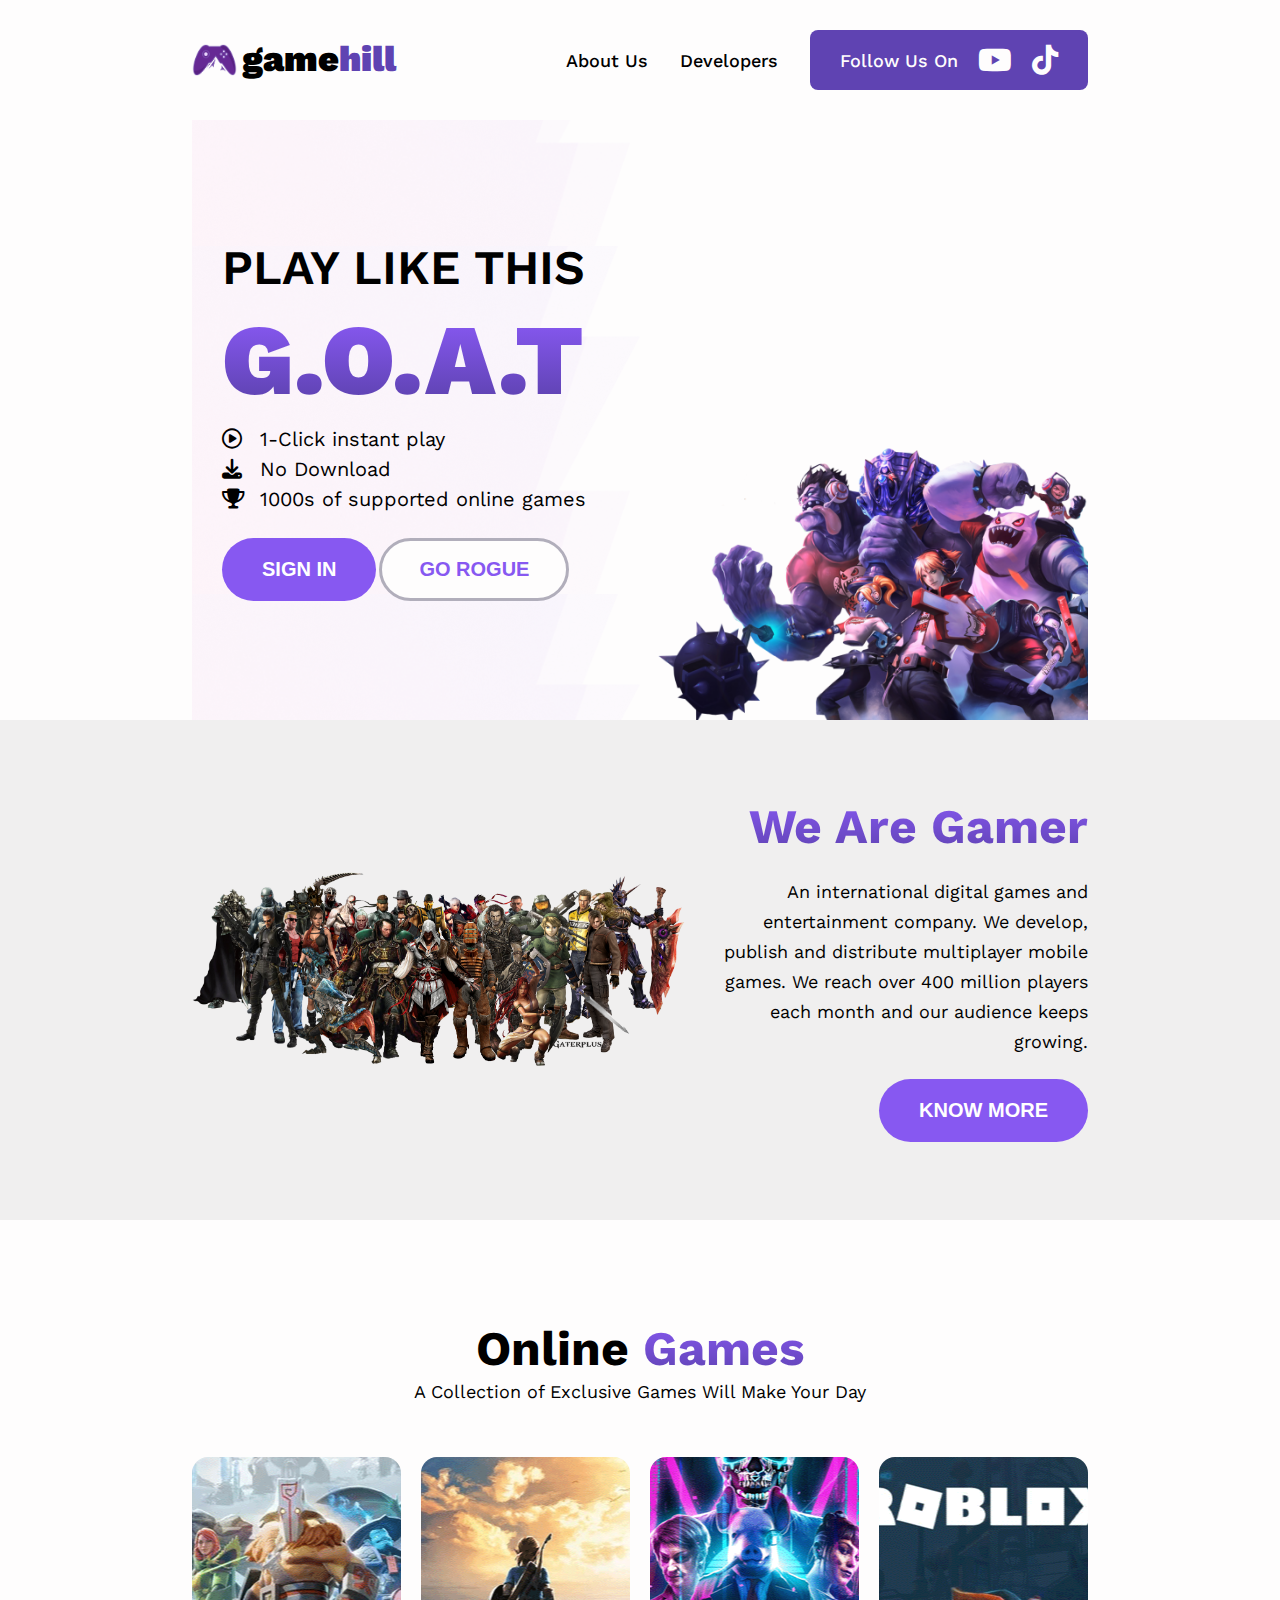
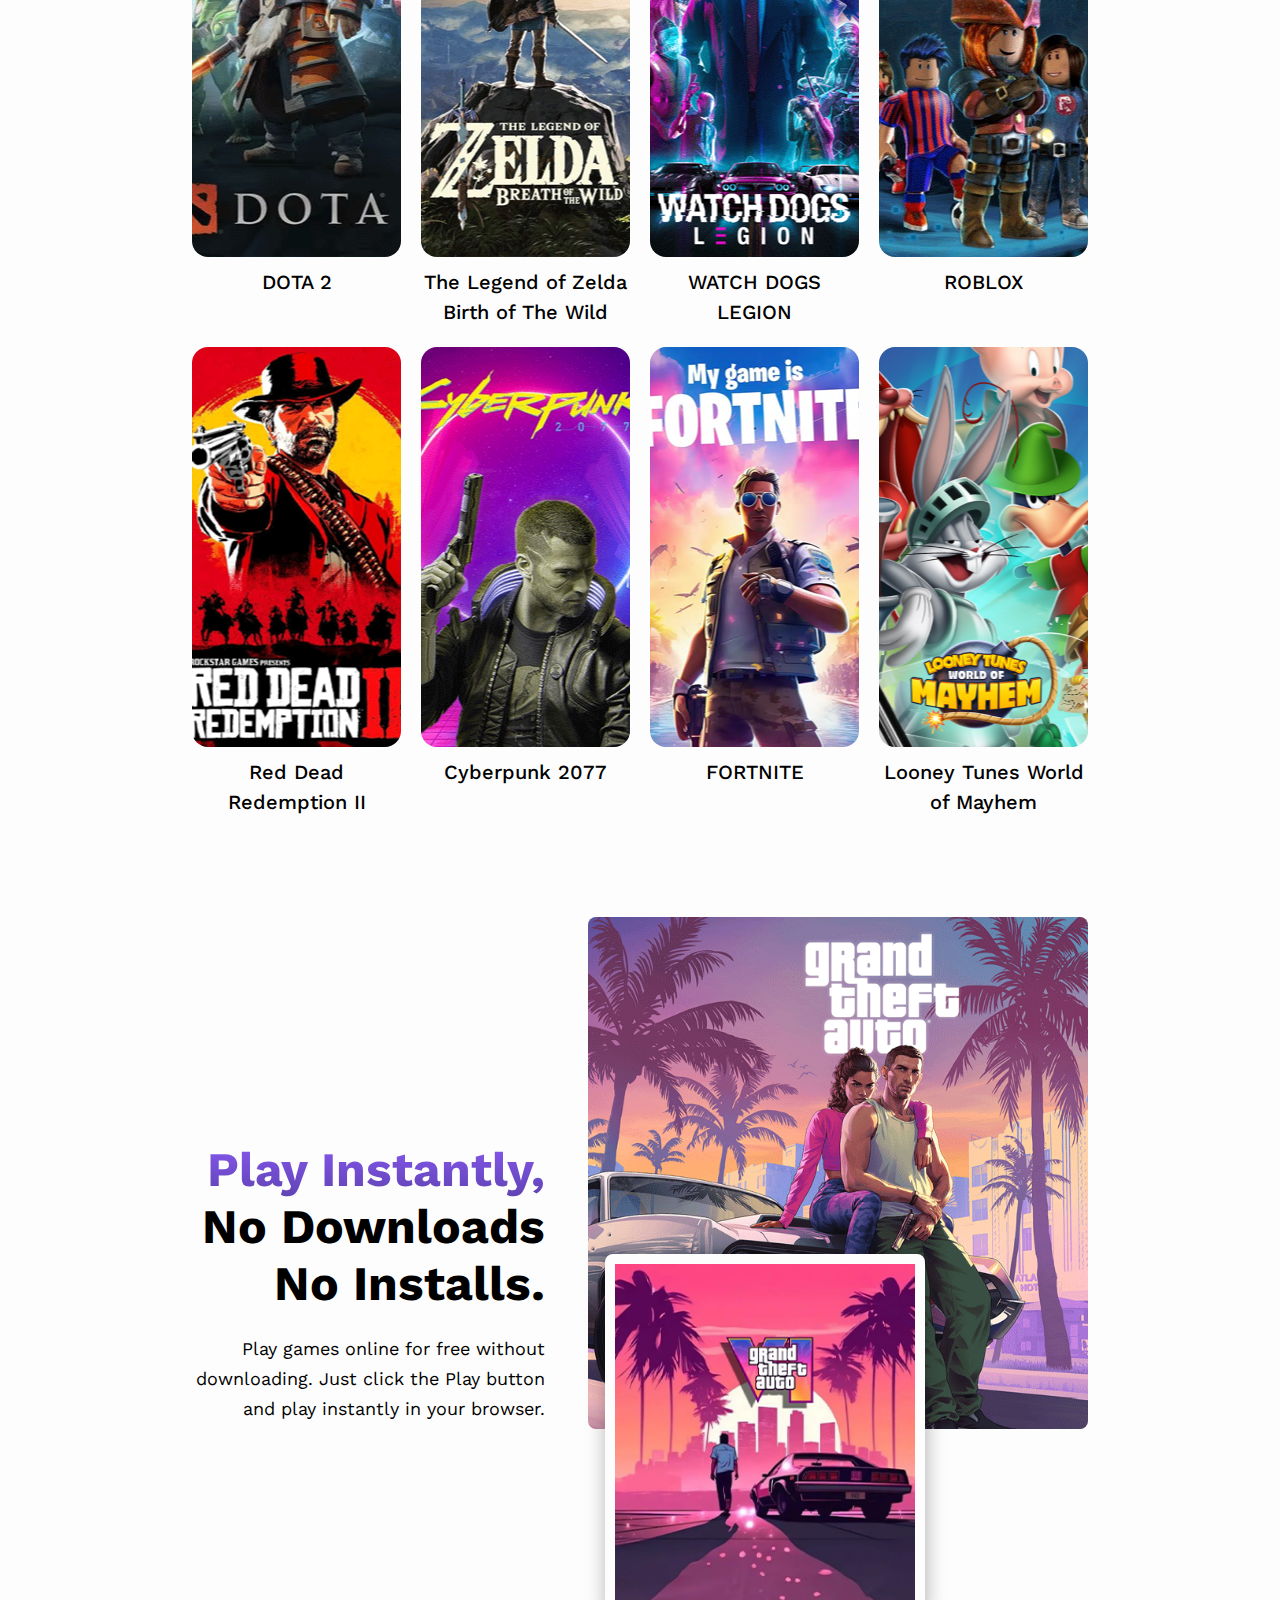
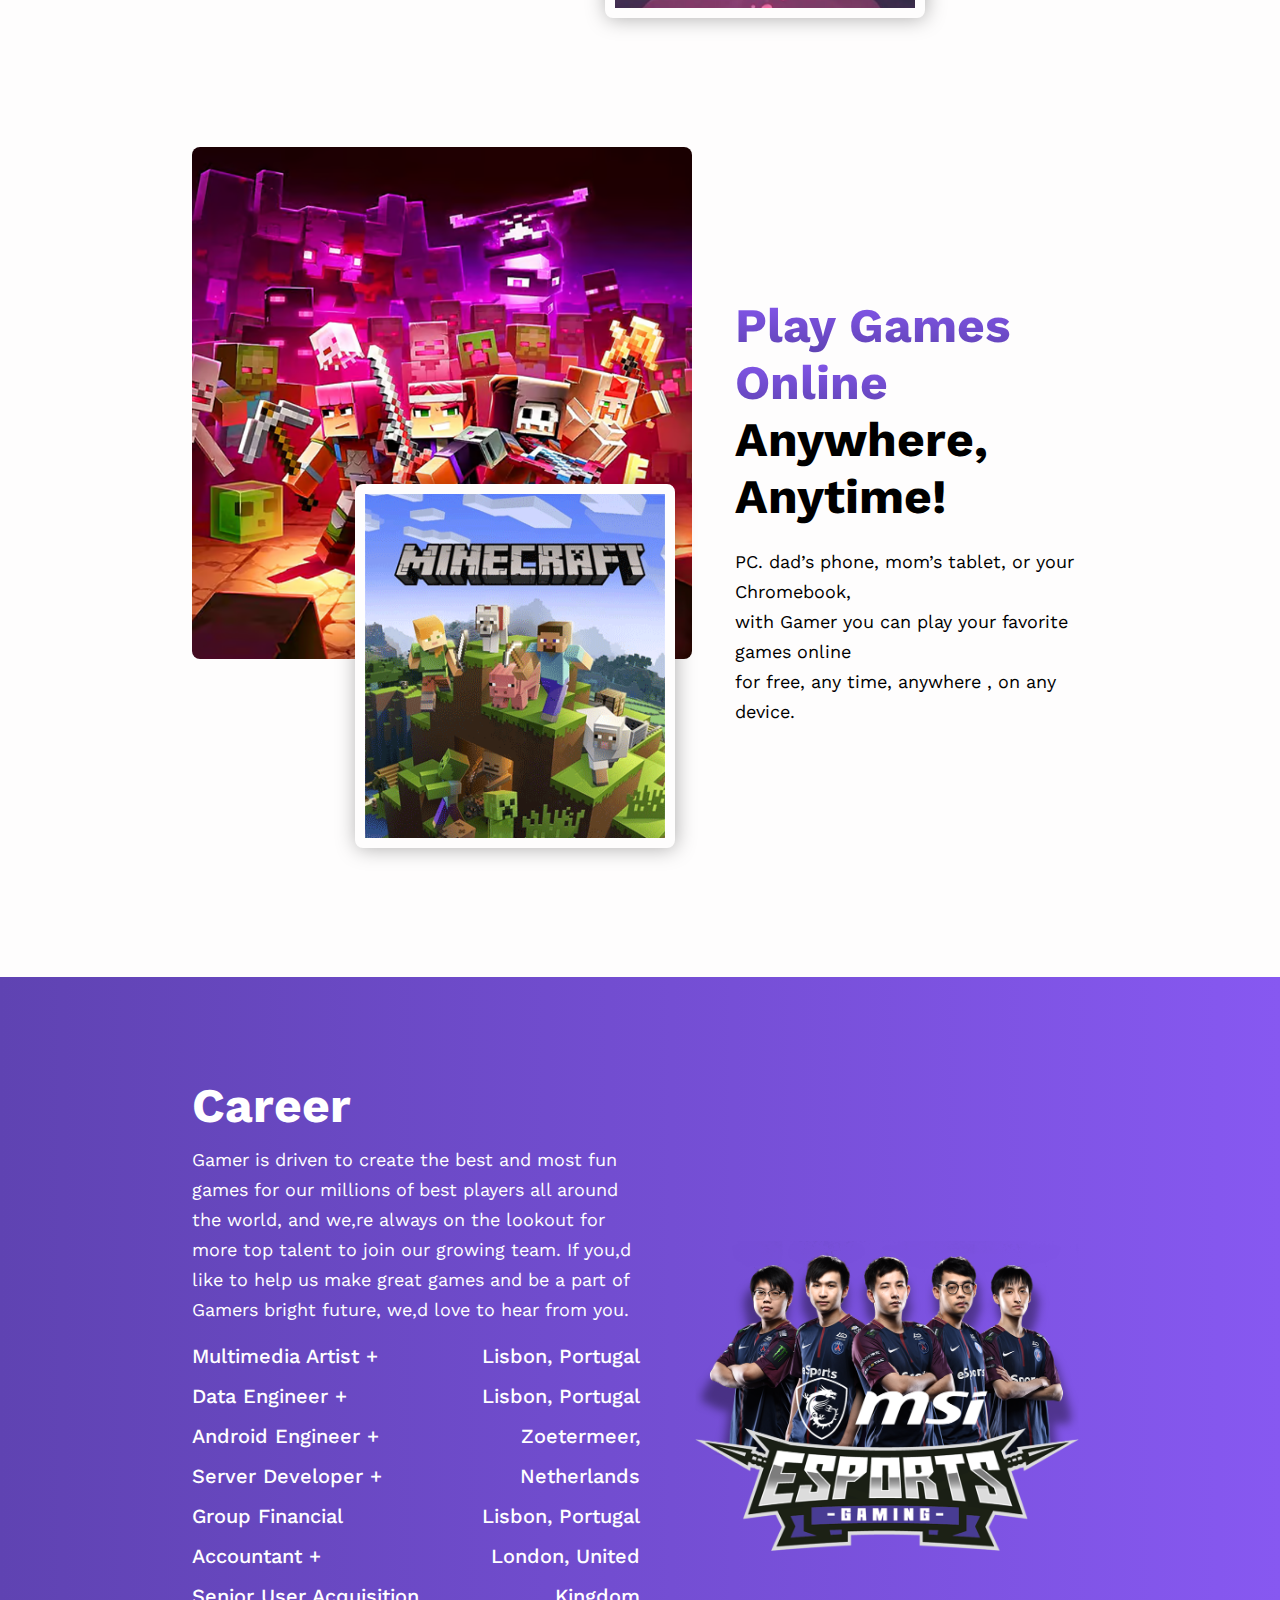
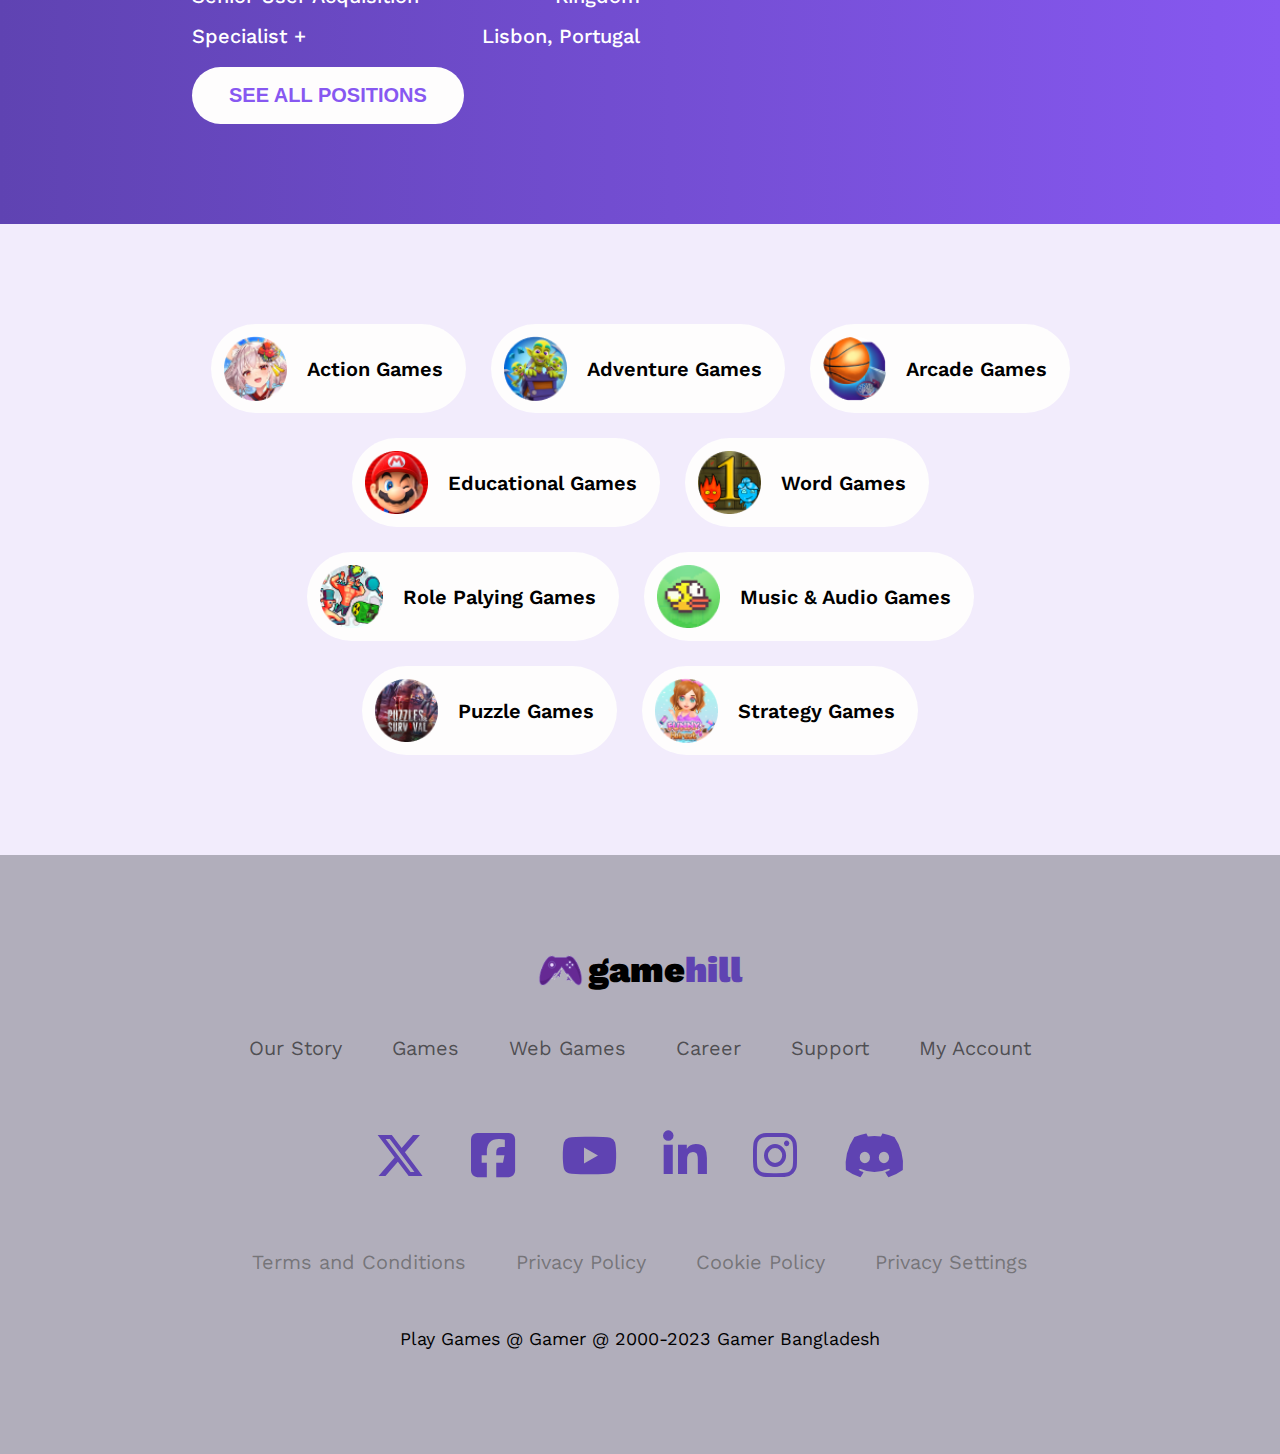
<file: index.html>
<!DOCTYPE html>
<html lang="en">
<head>
    <meta charset="UTF-8">
    <meta name="viewport" content="width=device-width, initial-scale=1.0">
    <title>Game Hill</title>
    <link rel="icon" type="image/x-icon" href="./assets/favicon.png">
    <link rel="stylesheet" href="./styles/style.css">
    <link rel="stylesheet" href="https://cdnjs.cloudflare.com/ajax/libs/font-awesome/6.6.0/css/all.min.css"/>
</head>
<body>
    <header>
        <!-- NAVBAR -->
        <div class="container navbar">
            <div class="logo-div">
                <img src="./assets/logo-2.png" alt="logo game hill" class="logo-image">
                <p class="logo">game<span class="logo-text-color">hill</span></p>
            </div>
            <div class="nav-link">
                <ul>
                    <li>About Us</li>
                    <li>Developers</li>
                </ul>
                <div class="follow-btn">
                    Follow Us On <i class="fa-brands fa-youtube"></i> <i class="fa-brands fa-tiktok"></i>
                </div>
            </div>
            <div class="hamburger">
                <i class="fa-solid fa-gamepad"></i>
            </div>
        </div>
        <!-- HERO -->
        <div class="container hero-div">
            <div class="hero-text-div">
                <h2>PLAY LIKE THIS</h2>
                <h1 class="gradient-text">G.O.A.T</h1>
                <div class="hero-ul-div">
                    <ul>
                        <li><i class="fa-regular fa-circle-play"></i></li>
                        <li><i class="fa-solid fa-download"></i></li>
                        <li><i class="fa-solid fa-trophy"></i></li>
                    </ul>
                    <ul>
                        <li> 1-Click instant play</li>
                        <li>No Download</li>
                        <li>1000s of supported online games</li>
                    </ul>
                </div>
                <div class="hero-btn-div">
                    <button class="btn-primary">SIGN IN</button>
                    <button class="btn-secondary">GO ROGUE</button>
                </div>
            </div>
            <div class="hero-image-div">
                <img src="./assets/hero 2.png" alt="" class="hero-img">
            </div>
        </div>
    </header>

    <main>
        <!-- WE ARE GAMER -->
        <div class="gamer-bg-div">
            <div class="container gamer-div">
            <div class="gamer-image-div">
                <img src="./assets/we are gamer.png" alt="">
            </div>
            <div class="gamer-text-div">
                <h3 class="gradient-text">We Are Gamer</h3><br><br>
                <p>An international digital games and entertainment company. We develop, publish and distribute multiplayer mobile games. We reach over 400 million players each month and our audience keeps growing.</p><br><br>
                <button class="btn-primary">KNOW MORE</button>
            </div>
            </div>
        </div>
        <!-- ONLINE GAMES -->
        <div class="container online-div">
            <div class="online-text-div">
                <h3>Online <span class="gradient-text">Games</span></h3>
                <p>A Collection of Exclusive Games Will Make Your Day</p>
            </div>
            <div class="online-game-div">
                <div class="game">
                    <div class="game-1 game-card">
                        <div class="game-hover">
                            <div class="play">
                                <i class="fa-solid fa-circle-play"></i><br><br>
                                <span class="play-now">Play Now</span>
                            </div>
                        </div>
                    </div>
                    <p class="game-title">DOTA 2</p>
                </div>
                <div class="game">
                    <div class="game-4 game-card">
                        <div class="game-hover">
                            <div class="play">
                                <i class="fa-solid fa-circle-play"></i><br><br>
                                <span class="play-now">Play Now</span>
                            </div>
                        </div>
                    </div>
                    <p class="game-title">The Legend of Zelda Birth of The Wild</p>
                </div>
                <div class="game">
                    <div class="game-3 game-card">
                        <div class="game-hover">
                            <div class="play">
                                <i class="fa-solid fa-circle-play"></i><br><br>
                                <span class="play-now">Play Now</span>
                            </div>
                        </div>
                    </div>
                    <p class="game-title">WATCH DOGS LEGION</p>
                </div>
                <div class="game">
                    <div class="game-2 game-card">
                        <div class="game-hover">
                            <div class="play">
                                <i class="fa-solid fa-circle-play"></i><br><br>
                                <span class="play-now">Play Now</span>
                            </div>
                        </div>
                    </div>
                    <p class="game-title">ROBLOX</p>
                </div>
                <div class="game">
                    <div class="game-5 game-card">
                        <div class="game-hover">
                            <div class="play">
                                <i class="fa-solid fa-circle-play"></i><br><br>
                                <span class="play-now">Play Now</span>
                            </div>
                        </div>
                    </div>
                    <p class="game-title">Red Dead Redemption II</p>
                </div>
                <div class="game">
                    <div class="game-6 game-card">
                        <div class="game-hover">
                            <div class="play">
                                <i class="fa-solid fa-circle-play"></i><br><br>
                                <span class="play-now">Play Now</span>
                            </div>
                        </div>
                    </div>
                    <p class="game-title">Cyberpunk 2077</p>
                </div>
                <div class="game">
                    <div class="game-7 game-card">
                        <div class="game-hover">
                            <div class="play">
                                <i class="fa-solid fa-circle-play"></i><br><br>
                                <span class="play-now">Play Now</span>
                            </div>
                        </div>
                    </div>
                    <p class="game-title">FORTNITE</p>
                </div>
                <div class="game">
                    <div class="game-8 game-card">
                        <div class="game-hover">
                            <div class="play">
                                <i class="fa-solid fa-circle-play"></i><br><br>
                                <span class="play-now">Play Now</span>
                            </div>
                        </div>
                    </div>
                    <p class="game-title">Looney Tunes World of Mayhem</p>
                </div>
            </div>
        </div>
        <!-- PLAY INSTANTLY -->
        <div class="container play-inst-div">
            <div class="play-inst-top-div">
                <div class="play-text-div-1">
                    <h3><span class="gradient-text">Play Instantly,<br></span> No Downloads <br>No Installs.</h3><br><br>
                    <p>Play games online for free without <br> downloading. Just click the Play button <br> and play instantly in your browser.</p>
                </div>
                <div class="play-image-div-1">
                    <img src="./assets/gta 1.png" alt="" class="play-img-1">
                    <img src="./assets/gta 2.png" alt="" class="play-img-2">
                </div>
            </div>
            <div class="play-inst-top-div bottom-div">
                <div class="play-image-div-1">
                    <img src="./assets/mine 1.png" alt="" class="play-img-3">
                    <img src="./assets/mine 2.png" alt="" class="play-img-4">
                </div>
                <div class="play-text-div-2">
                    <h3><span class="gradient-text">Play Games <br> Online</span> Anywhere, <br>Anytime!</h3><br><br>
                    <p>PC. dad’s phone, mom’s tablet, or your Chromebook, <br> with Gamer you can play your favorite games online <br> for free, any time, anywhere , on any device.</p>
                </div>
            </div>




        </div>
        <!-- CAREERS -->
        <div class="career-bg-div">
            <div class="container career-div">
                <div class="career-text-div">
                    <h3>Career</h3><br>
                    <p>Gamer is driven to create the best and most fun games for our millions of best players all around the world, and we,re always on the lookout for more top talent to join our growing team. If you,d like to help us make great games and be a part of Gamers bright future, we,d love to hear from you.</p><br>
                    <div class="career-ul-div">
                        <ul>
                            <li>Multimedia Artist +</li>
                            <li>Data Engineer +</li>
                            <li>Android Engineer +</li>
                            <li>Server Developer +</li>
                            <li>Group Financial Accountant +</li>
                            <li>Senior User Acquisition Specialist +</li>
                        </ul>
                        <ul class="career-city">
                            <li>Lisbon, Portugal </li>
                            <li>Lisbon, Portugal </li>
                            <li>Zoetermeer, Netherlands </li>
                            <li>Lisbon, Portugal </li>
                            <li>London, United Kingdom</li>
                            <li> Lisbon, Portugal</li>
                        </ul>
                    </div><br>
                    <button class="btn-secondary">SEE ALL POSITIONS</button>
                </div>
                <div class="career-image-div">
                    <img src="./assets/Career.png" alt="">
                </div>
             </div>
        </div>
        <!-- CATEGORY -->
        <div class="category-bg-div">
            <div class="container category-div">
                <div class="category-div-ind">
                    <div class="cat-icon">
                        <img src="./assets/games icon (1).png" alt="">
                    </div>
                    <div class="cat-title">
                        Action Games
                    </div>
                </div>
                <div class="category-div-ind">
                    <div class="cat-icon">
                        <img src="./assets/games icon (2).png" alt="">
                    </div>
                    <div class="cat-title">
                        Adventure Games
                    </div>
                </div>
                <div class="category-div-ind">
                    <div class="cat-icon">
                        <img src="./assets/games icon (3).png" alt="">
                    </div>
                    <div class="cat-title">
                        Arcade Games
                    </div>
                </div>
                <div class="category-div-ind">
                    <div class="cat-icon">
                        <img src="./assets/games icon (4).png" alt="">
                    </div>
                    <div class="cat-title">
                        Educational Games
                    </div>
                </div>
                <div class="category-div-ind">
                    <div class="cat-icon">
                        <img src="./assets/games icon (5).png" alt="">
                    </div>
                    <div class="cat-title">
                        Word Games
                    </div>
                </div>
                <div class="category-div-ind">
                    <div class="cat-icon">
                        <img src="./assets/games icon (6).png" alt="">
                    </div>
                    <div class="cat-title">
                        Role Palying Games
                    </div>
                </div>
                <div class="category-div-ind">
                    <div class="cat-icon">
                        <img src="./assets/games icon (7).png" alt="">
                    </div>
                    <div class="cat-title">
                        Music & Audio Games
                    </div>
                </div>
                <div class="category-div-ind">
                    <div class="cat-icon">
                        <img src="./assets/games icon (8).png" alt="">
                    </div>
                    <div class="cat-title">
                        Puzzle Games
                    </div>
                </div>
                <div class="category-div-ind">
                    <div class="cat-icon">
                        <img src="./assets/games icon (9).png" alt="">
                    </div>
                    <div class="cat-title">
                        Strategy Games
                    </div>
                </div>
            </div>
        </div>
    </main>

    <footer>
        <div class="container footer-div">
            <div class="logo-div">
                <img src="./assets/logo-2.png" alt="logo game hill" class="logo-image">
                <p class="logo">game<span class="logo-text-color">hill</span></p>
            </div>
            <ul class="footer-links link-1">
                <li>Our Story</li>
                <li>Games</li>
                <li>Web Games</li>
                <li>Career</li>
                <li>Support</li>
                <li>My Account</li>
            </ul>
            <p><i class="fa-brands fa-x-twitter"></i>   <i class="fa-brands fa-square-facebook"></i>   <i class="fa-brands fa-youtube"></i>   <i class="fa-brands fa-linkedin-in"></i>   <i class="fa-brands fa-instagram"></i>   <i class="fa-brands fa-discord"></i>   </p>
            <ul class="footer-links link-2">
                <li>Terms and Conditions</li>
                <li>Privacy Policy</li>
                <li>Cookie Policy</li>
                <li>Privacy Settings</li>
            </ul>
            <p class="copy-text">Play Games @ Gamer @ 2000-2023 Gamer Bangladesh</p>
        </div>
    </footer>
</body>
</html>
</file>
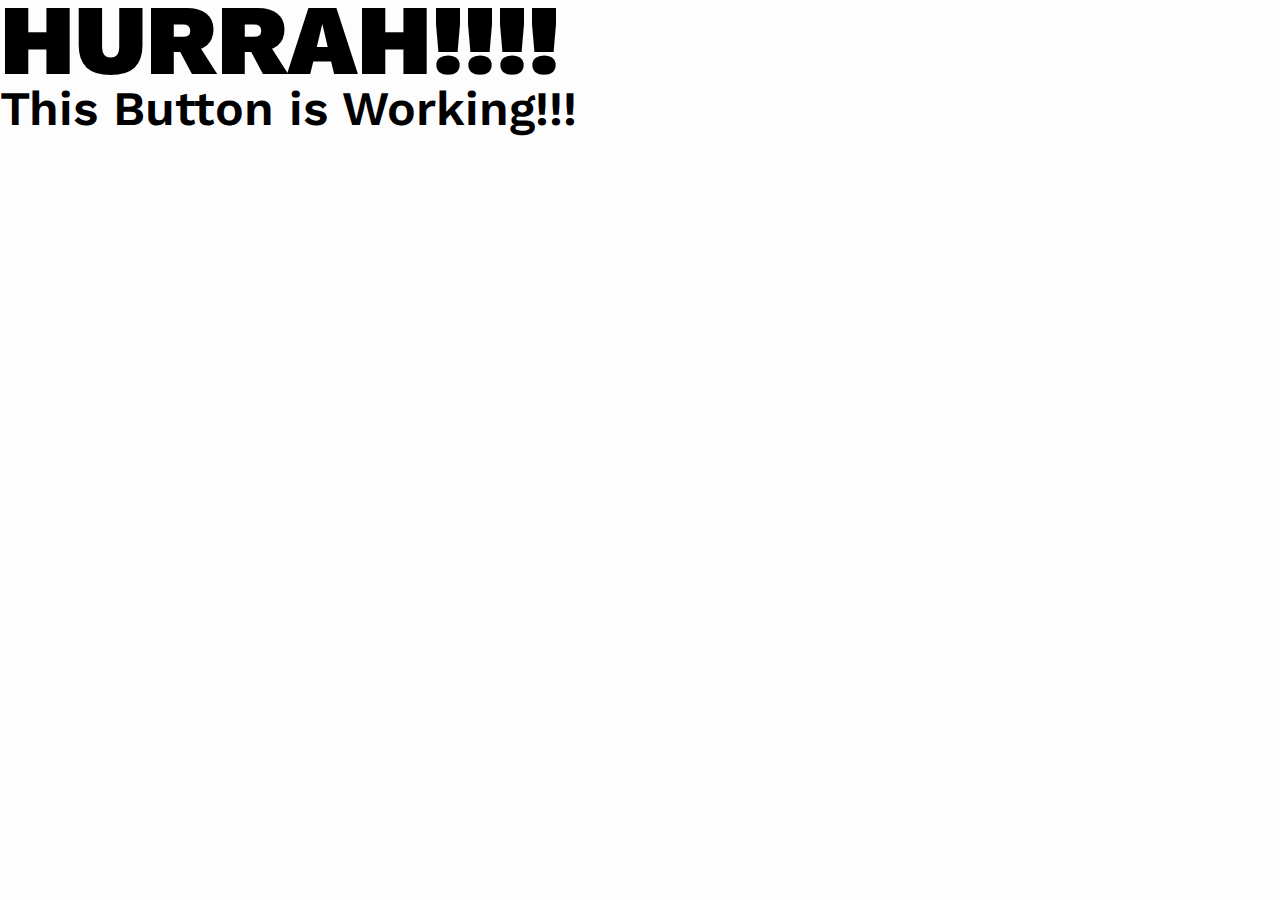
<file: sample.html>
<!DOCTYPE html>
<html lang="en">
<head>
    <meta charset="UTF-8">
    <meta name="viewport" content="width=device-width, initial-scale=1.0">
    <title>This Button is Working</title>
    <link rel="stylesheet" href="styles/style.css">
</head>
<body>
    <section>
        <div class="buttonpage">
            <h1>HURRAH!!!!</h1>
            <h2>This Button is Working!!!</h2>
        </div>
    </section>
</body>
</html>
</file>
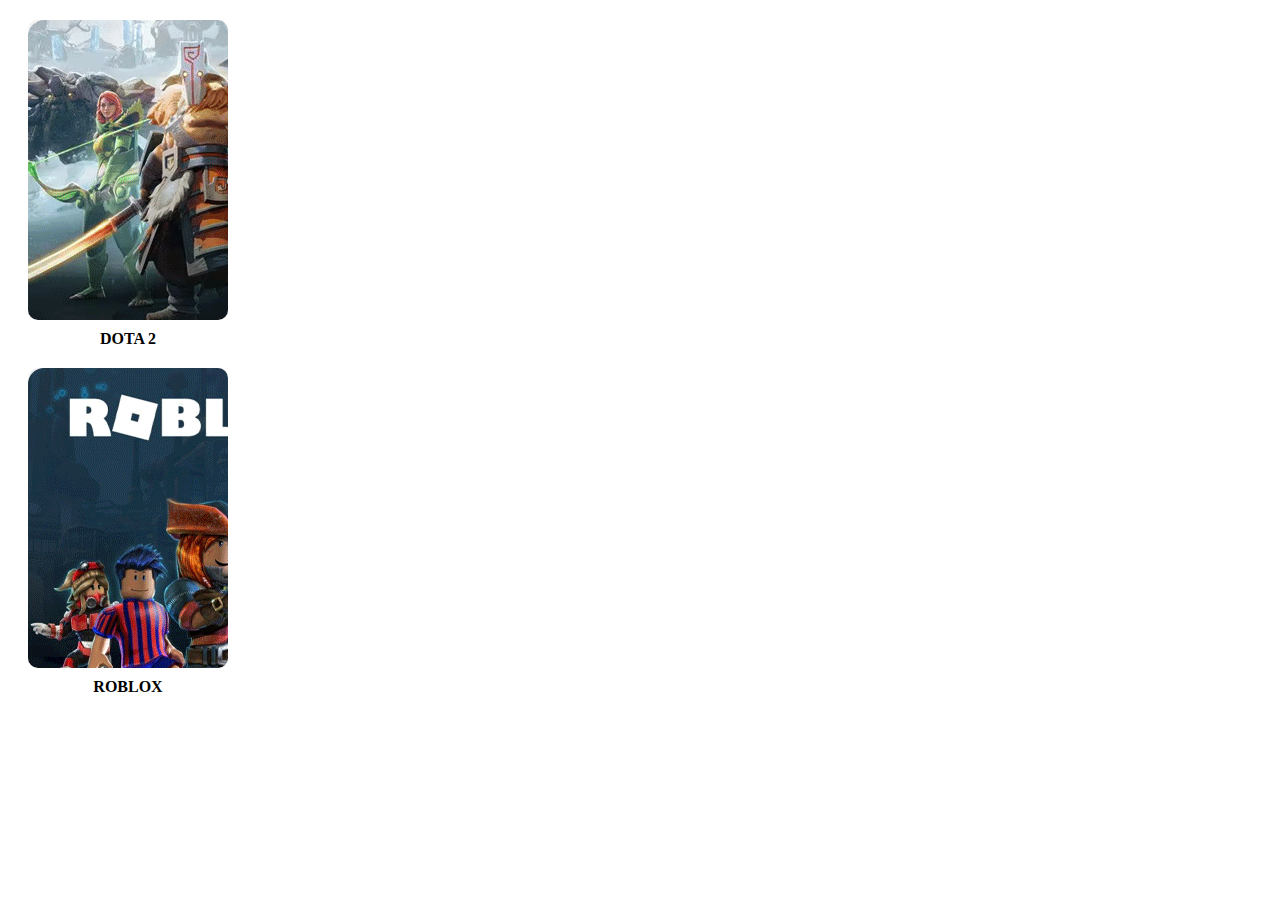
<file: test.html>
<!DOCTYPE html>
<html lang="en">
<head>
<meta charset="UTF-8">
<meta name="viewport" content="width=device-width, initial-scale=1.0">
<title>Game Cards</title>
<link rel="stylesheet" href="https://cdnjs.cloudflare.com/ajax/libs/font-awesome/6.6.0/css/all.min.css"/>
<style>
  .game-1 {
    background-image: url('../assets/game-poster-1.png');
}
.game-2 {
    background-image: url('../assets/game-poster-2.png');
}






  .game {
    /* position: relative; */
    width: 200px; /* Adjust as needed */
    margin: 20px;
    text-align: center;
  }

  .game-card {
    position: relative;
    width: 100%;
    height: 300px; /* Adjust as needed */
    background-color: #f0f0f0;
    border-radius: 10px;
    overflow: hidden;
    transition: all 10s ease-in-out;
  }

  .game-hover {
    align-items: center;
    justify-content: center;
    display: none;
    top: 50%;
    left: 50%;
    transform: translate(-50%, -50%);
    text-align: center;
    color: white;
    font-size: 18px;
  }
  .play {
    position: absolute;
    top: 50%;
  }

  .game-card:hover .game-hover {
    display: block;
  }

  .game-card:hover {
    border: 5px solid #ff0000; /* White border on hover */
    background-color: rgba(221, 7, 7, 0.5); /* Transparent black background on hover */
    cursor: pointer;
  }

  .game-card:hover::before {
    content: "";
    position: absolute;
    top: 0;
    left: 0;
    width: 100%;
    height: 100%;
    background-color: rgba(179, 17, 17, 0.5);
    z-index: 1;
    transition: all 10s ease-in-out;
  }

  .game-hover {
    z-index: 2; /* Ensure the text is above the overlay */
  }












  .fa-circle-play {
    font-size: 40px; /* Adjust the icon size */
  }

  p {
    margin-top: 10px;
    font-weight: bold;
  }
</style>
</head>
<body>

<div class="game">
  <div class="game-1 game-card">
    <div class="game-hover">
      <i class="fa-solid fa-circle-play"></i><br><br>
      <span class="play-now">Play Now</span>
    </div>
  </div>
  <p>DOTA 2</p>
</div>

<div class="game">
  <div class="game-2 game-card">
    <div class="game-hover">
      <i class="fa-solid fa-circle-play"></i><br><br>
      <span class="play-now">Play Now</span>
    </div>
  </div>
  <p>ROBLOX</p>
</div>

<!-- Add the other game cards here in a similar fashion -->

</body>
</html>
</file>
<file: styles/style.css>
@import url('https://fonts.googleapis.com/css2?family=Work+Sans:ital,wght@0,100..900;1,100..900&display=swap');


/* FONT STYLES */
html {
    font-size: 10px;
}
body {
    font-family: "Work Sans", system-ui;
    background-color: var(--secondary-color);
}
h1 {
    font-size: 10rem;
    font-weight: 900;
    line-height: 8rem;
}
h2 {
    font-size: 4.8rem;
    font-weight: 600;
}
h3 {
    font-size: 4.8rem;
    font-weight: 700;
}
p {
    font-size: 1.8rem;
    font-weight: 400;
    line-height: 3rem;
}
.logo {
    font-size: 3.6rem;
    font-weight: 900;
}




/* COLOR AND SIZING ROOTS */
:root {
    --primary-color: rgb(95, 67, 178);
    --primary-color-light: rgb(135, 88, 241);
    --secondary-color: rgb(254, 253, 253);
    --secondary-color-dark: rgb(177, 174, 187);
    --primary-color-opacity: rgba(135, 88, 241, 0.1);

    --text-primary-color: rgba(92, 92, 92, 0.7);
    --text-secondary-color: rgba(36, 36, 36, 0.7);
    
    --container-width: 70%;
}




/* UNIVERSAL STYLE */
* {
    margin: 0;
    padding: 0;
    box-sizing: border-box;
}
img {
    width: 100%;
    height: auto;
}
.container {
    width: var(--container-width);
    margin: 0 auto;
    margin-top: 10rem;
}
li {
    list-style: none;
    font-size: 2rem;
}
.gradient-text {
    background-image: linear-gradient(to top, var(--primary-color), var(--primary-color-light));
    -webkit-background-clip: text;
    background-clip: text;
    -webkit-text-fill-color: transparent;
}
button {
    cursor: pointer;
    font-weight: 700;
    font-size: 2rem;
    border-radius: 4.8rem;
    transition: all .3s ease-in-out;
}
button:hover {
    color: var(--secondary-color);
    background-color: var(--secondary-color-dark);
}
.btn-primary {
    padding: 2rem 4rem;
    background-color: var(--primary-color-light);
    color: white;
    border: none;
}
.btn-secondary {
    padding: 1.7rem 3.7rem;
    background-color: var(--secondary-color);
    color: var(--primary-color-light);
    border: .3rem solid var(--secondary-color-dark);
}


/* NAVBAR STYLES */
.hamburger {
    display: none;
}
.navbar {
    display: flex;
    margin-top: 3rem;
    align-items: center;
    justify-content: space-between;
}
.logo-div {
    display: flex;
}
.logo-image {
    width: 4.5rem;
    margin-right: .5rem;
}
.logo-text-color {
    color: var(--primary-color);
}
.nav-link {
    display: flex;
    align-items: center;
    font-size: 1.8rem;
    font-weight: 500;
    gap: 3.2rem;
}
.nav-link>ul {
    display: flex;
    gap: 3.2rem;
}
.nav-link>ul>li {
    cursor: pointer;
    font-size: 1.8rem;
    transition: all .5s ease-in-out;
}
.nav-link>ul>li:hover {
color: var(--primary-color);
text-decoration: underline;
}
.follow-btn {
    display: flex;
    align-items: center;
    gap: 2rem;
    padding: 1.5rem 3rem;
    background-color: var(--primary-color);
    color: var(--secondary-color);
    border-radius: .8rem;
    cursor: pointer;
    transition: all .3s ease-in-out;
}
.fa-brands {
    font-size: 3rem;
}
.follow-btn:hover {
    background-color: var(--secondary-color-dark);
}


/* HERO DIV STYLES */
.hero-div {
    margin-top: 3rem;
    display: flex;
}
.hero-text-div {
    padding-left: 3rem;
    height: 60rem;
    width: 50%;
    background-image: url(../assets/hero\ bg.png);
    background-position: center;
    background-size: contain;
    display: flex;
    flex-direction: column;
    justify-content: center;
    gap: 2.4rem;
}
.hero-text-div li {
    gap: 1.6rem;
}
.hero-ul-div {
    display: flex;
    gap: 1.5rem;
}
.hero-ul-div {
    line-height: 3rem;
}
.hero-image-div {
    width: 50%;
    display: flex;
    align-items: end;
}
/* .hero-image-div {
    width: 50%;
    display: flex;
    align-items: end;
    position: relative;
} */
/* .hero-img {
    position: absolute;
    bottom: -15%;
} */


/* WE ARE GAMER STYLES */
.gamer-bg-div {
    background-color: rgba(207, 207, 207, 0.3);
    height: 50rem;
    display: flex;
    align-items: center;
}
.gamer-div {
    display: flex;
    margin-top: 0;
    align-items: center;
}
.gamer-image-div {
    width: 55%;
}
.gamer-text-div {
    width: 45%;
    text-align: right;
    padding-left: 3rem;
}

/* ONLINE GAMES STYLES */
.online-text-div {
text-align: center;
margin-bottom: 5rem;
}
.online-game-div {
    display: grid;
    grid-template-columns: repeat(4, 1fr);
    gap: 2rem;
}
.game-1 {
    background-image: url('../assets/game-poster-1.png');
}
.game-2 {
    background-image: url('../assets/game-poster-2.png');
}
.game-3 {
    background-image: url('../assets/game-poster-3.png');
}
.game-4 {
    background-image: url('../assets/game-poster-4.png');
}
.game-5 {
    background-image: url('../assets/game-poster-5.png');
}
.game-6 {
    background-image: url('../assets/game-poster-6.png');
}
.game-7 {
    background-image: url('../assets/game-poster-7.png');
}
.game-8 {
    background-image: url('../assets/game-poster-8.png');
}

.game-card {
    height: 40rem;
    border-radius: 1.6rem;
    background-repeat: no-repeat;
    background-size: cover;
    background-position: center;
}
.game-hover {
    position: relative;
    text-align: center;
    display: none;
    cursor: pointer;
}
.play {
    position: absolute;
    top: 50%;
    left: 50%;
    transform: translate(-50%, -50%);
}
.game-hover .fa-circle-play {
    font-size: 5rem;
    color: var(--secondary-color);
}
.play-now {
    font-size: 2.3rem;
    font-weight: 600;
    color: var(--primary-color-light);
}
.game-card:hover .game-hover {
    display: block;
    height: 40rem;
    width: 100%;
    background-color: rgba(0, 0, 0, 0.6);
    border: 5px solid var(--primary-color-light);
    border-radius: 1.6rem;
}
.game-title {
    font-size: 2rem;
    font-weight: 500;
    text-align: center;
    margin-top: 1rem;
}

/* PLAY INSTANTLY STYLES */
.play-inst-top-div {
    display: flex;
    justify-content: center;
    align-items: center;
}

.play-text-div-1 {
    width: 45%;
    text-align: right;
    padding-right: 5rem;
}
.play-text-div-2 {
    width: 45%;
    padding-left: 5rem;
}
.play-image-div-1 {
    height: 73rem;
    width: 55%;
    position: relative;
}

.play-img-1 {
    position: absolute;
    top: 0;
    right: 0;
    width: 50rem;
    border-radius: .8rem;
}
.play-img-2 {
    position: absolute;
    bottom: 4%;
    left: 2%;
    width: 32rem;
    border-radius: .8rem;
    border: 1rem solid var(--secondary-color);
    filter: drop-shadow(1px 1px 10px rgba(0, 0, 0, 0.3));
}
.bottom-div {
    margin-top: 10rem;
}
.play-img-3 {
    position: absolute;
    width: 50rem;
    border-radius: .8rem;
}
.play-img-4 {
    position: absolute;
    bottom: 4%;
    right: 2%;
    width: 32rem;
    border-radius: .8rem;
    border: 1rem solid var(--secondary-color);
    filter: drop-shadow(1px 1px 10px rgba(0, 0, 0, 0.3));
}


/* CAREERS STYLE */
.career-bg-div{
    background: linear-gradient(to right, var(--primary-color), var(--primary-color-light));
    color: white;
}
.career-div {
    padding: 10rem 0;
    display: flex;
    justify-content: space-between;
    align-items: center;
}
.career-text-div {
    width: 50%;
}
.career-ul-div {
    display: flex;
    justify-content: space-between;
}
.career-ul-div li {
    line-height: 4rem;
    font-weight: 500;
}
.career-city {
    text-align: right;
}
.career-text-div>.btn-secondary {
    border: none;
}
.career-image-div {
    width: 45%;
}


/* CATEGORY STYLE */
.category-bg-div {
    background-color: var(--primary-color-opacity);
}
.category-div {
    display: flex;
    flex-wrap: wrap;
    gap: 2.5rem;
    justify-content: center;
    padding: 10rem 0;
    margin-top: 0;
}
.category-div-ind {
    background-color: var(--secondary-color);
    width: fit-content;
    padding: 1rem 2rem 1rem 1rem;
    border-radius: 5rem;
    display: flex;
    align-items: center;
    font-size: 2rem;
    font-weight: 600;
    gap: 2rem;
    border: .3rem solid transparent;
    cursor: pointer;
}
.category-div-ind:hover {
    border: .3rem solid var(--primary-color);
    color: var(--primary-color);
}
.cat-icon {
    /* border: 2px solid red; */
    height: 63px;
    width: 63px;
    border-radius: 50%;
    display: flex;
    align-items: center;
    justify-content: center;
}


/* FOOTER STYLES */
footer {
    background-color: var(--secondary-color-dark);
}
.footer-div {
    padding: 10rem 0;
    margin-top: 0;
    display: flex;
    flex-direction: column;
    align-items: center;
    gap: 5rem;
}
.footer-links {
    display: flex;
    gap: 5rem;
}

footer .fa-brands {
    font-size: 5rem;
    padding: 2rem;
    color: var(--primary-color);
    cursor: pointer;
}
footer .fa-brands:hover {
    color: var(--primary-color-light);
}
footer li {

    color: var(--text-secondary-color);
    cursor: pointer;
}
footer li:hover {
    color: var(--primary-color-light);
}
.link-2 li{
    color: var(--text-primary-color);
}
</file>
